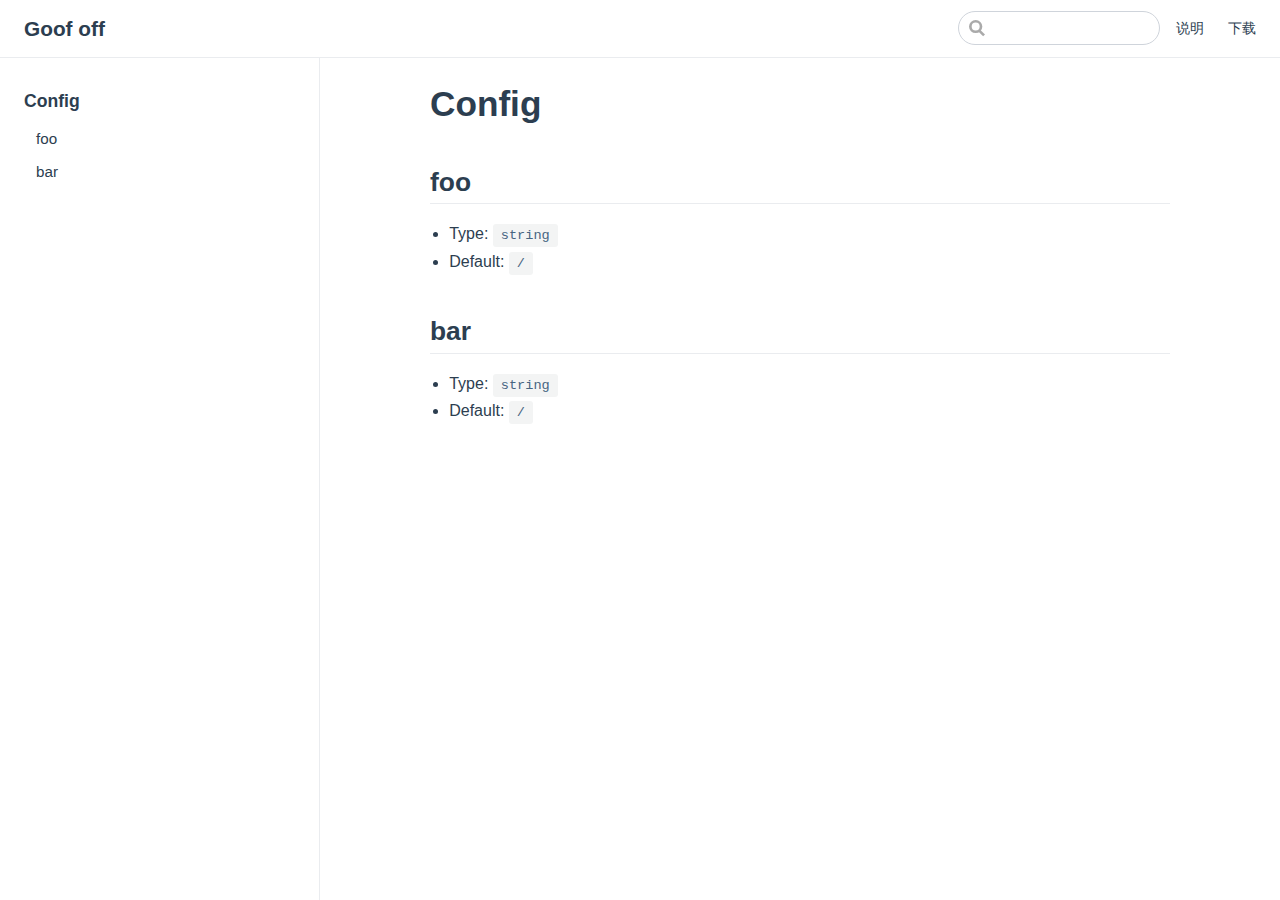
<file: config/index.html>
<!DOCTYPE html>
<html lang="en-US">
  <head>
    <meta charset="utf-8">
    <meta name="viewport" content="width=device-width,initial-scale=1">
    <title>Config | Goof off</title>
    <meta name="generator" content="VuePress 1.9.10">
    <link rel="icon" href="https://img-blog.csdnimg.cn/img_convert/198186b9651fbbcf258bbb4149ffd317.png">
    <meta name="description" content="description">
    
    <link rel="preload" href="/assets/css/0.styles.36c45262.css" as="style"><link rel="preload" href="/assets/js/app.63b408d0.js" as="script"><link rel="preload" href="/assets/js/2.bf5bdc49.js" as="script"><link rel="preload" href="/assets/js/1.0d150d4b.js" as="script"><link rel="preload" href="/assets/js/25.7ec0c7b7.js" as="script"><link rel="prefetch" href="/assets/js/10.c36bfb08.js"><link rel="prefetch" href="/assets/js/11.10837841.js"><link rel="prefetch" href="/assets/js/12.80b80bf7.js"><link rel="prefetch" href="/assets/js/13.f600f4fc.js"><link rel="prefetch" href="/assets/js/14.95aee6b3.js"><link rel="prefetch" href="/assets/js/15.382aeb06.js"><link rel="prefetch" href="/assets/js/16.8038ca0d.js"><link rel="prefetch" href="/assets/js/17.9bd91d14.js"><link rel="prefetch" href="/assets/js/18.ed87e536.js"><link rel="prefetch" href="/assets/js/19.eb1d2ccc.js"><link rel="prefetch" href="/assets/js/20.6a826202.js"><link rel="prefetch" href="/assets/js/21.b4ae3475.js"><link rel="prefetch" href="/assets/js/22.576dcde2.js"><link rel="prefetch" href="/assets/js/23.243e463d.js"><link rel="prefetch" href="/assets/js/24.9e55e76b.js"><link rel="prefetch" href="/assets/js/26.68a5e478.js"><link rel="prefetch" href="/assets/js/27.834a8442.js"><link rel="prefetch" href="/assets/js/28.2f0a52c5.js"><link rel="prefetch" href="/assets/js/29.79b8b785.js"><link rel="prefetch" href="/assets/js/3.20157ae5.js"><link rel="prefetch" href="/assets/js/30.5fdbf720.js"><link rel="prefetch" href="/assets/js/4.aab776dd.js"><link rel="prefetch" href="/assets/js/5.2d50631a.js"><link rel="prefetch" href="/assets/js/6.674e2ad9.js"><link rel="prefetch" href="/assets/js/7.f1dd9a86.js"><link rel="prefetch" href="/assets/js/vendors~docsearch.271bc088.js">
    <link rel="stylesheet" href="/assets/css/0.styles.36c45262.css">
  </head>
  <body>
    <div id="app" data-server-rendered="true"><div class="theme-container"><header class="navbar"><div class="sidebar-button"><svg xmlns="http://www.w3.org/2000/svg" aria-hidden="true" role="img" viewBox="0 0 448 512" class="icon"><path fill="currentColor" d="M436 124H12c-6.627 0-12-5.373-12-12V80c0-6.627 5.373-12 12-12h424c6.627 0 12 5.373 12 12v32c0 6.627-5.373 12-12 12zm0 160H12c-6.627 0-12-5.373-12-12v-32c0-6.627 5.373-12 12-12h424c6.627 0 12 5.373 12 12v32c0 6.627-5.373 12-12 12zm0 160H12c-6.627 0-12-5.373-12-12v-32c0-6.627 5.373-12 12-12h424c6.627 0 12 5.373 12 12v32c0 6.627-5.373 12-12 12z"></path></svg></div> <a href="/" class="home-link router-link-active"><!----> <span class="site-name">Goof off</span></a> <div class="links"><div class="search-box"><input aria-label="Search" autocomplete="off" spellcheck="false" value=""> <!----></div> <nav class="nav-links can-hide"><div class="nav-item"><a href="/guide/" class="nav-link">
  说明
</a></div><div class="nav-item"><a href="/guide/contant.html" class="nav-link">
  下载
</a></div> <!----></nav></div></header> <div class="sidebar-mask"></div> <aside class="sidebar"><nav class="nav-links"><div class="nav-item"><a href="/guide/" class="nav-link">
  说明
</a></div><div class="nav-item"><a href="/guide/contant.html" class="nav-link">
  下载
</a></div> <!----></nav>  <ul class="sidebar-links"><li><section class="sidebar-group depth-0"><p class="sidebar-heading open"><span>Config</span> <!----></p> <ul class="sidebar-links sidebar-group-items"><li><a href="/config/#foo" class="sidebar-link">foo</a><ul class="sidebar-sub-headers"></ul></li><li><a href="/config/#bar" class="sidebar-link">bar</a><ul class="sidebar-sub-headers"></ul></li></ul></section></li></ul> </aside> <main class="page"> <div class="theme-default-content content__default"><h1 id="config"><a href="#config" class="header-anchor">#</a> Config</h1> <h2 id="foo"><a href="#foo" class="header-anchor">#</a> foo</h2> <ul><li>Type: <code>string</code></li> <li>Default: <code>/</code></li></ul> <h2 id="bar"><a href="#bar" class="header-anchor">#</a> bar</h2> <ul><li>Type: <code>string</code></li> <li>Default: <code>/</code></li></ul></div> <footer class="page-edit"><!----> <!----></footer> <!----> </main></div><div class="global-ui"><!----></div></div>
    <script src="/assets/js/app.63b408d0.js" defer></script><script src="/assets/js/2.bf5bdc49.js" defer></script><script src="/assets/js/1.0d150d4b.js" defer></script><script src="/assets/js/25.7ec0c7b7.js" defer></script>
  </body>
</html>
</file>
<file: assets/css/0.styles.36c45262.css>
.medium-zoom-overlay{z-index:100}.medium-zoom-overlay~img{z-index:101}code[class*=language-],pre[class*=language-]{color:#ccc;background:none;font-family:Consolas,Monaco,Andale Mono,Ubuntu Mono,monospace;font-size:1em;text-align:left;white-space:pre;word-spacing:normal;word-break:normal;word-wrap:normal;line-height:1.5;-moz-tab-size:4;-o-tab-size:4;tab-size:4;-webkit-hyphens:none;hyphens:none}pre[class*=language-]{padding:1em;margin:.5em 0;overflow:auto}:not(pre)>code[class*=language-],pre[class*=language-]{background:#2d2d2d}:not(pre)>code[class*=language-]{padding:.1em;border-radius:.3em;white-space:normal}.token.block-comment,.token.cdata,.token.comment,.token.doctype,.token.prolog{color:#999}.token.punctuation{color:#ccc}.token.attr-name,.token.deleted,.token.namespace,.token.tag{color:#e2777a}.token.function-name{color:#6196cc}.token.boolean,.token.function,.token.number{color:#f08d49}.token.class-name,.token.constant,.token.property,.token.symbol{color:#f8c555}.token.atrule,.token.builtin,.token.important,.token.keyword,.token.selector{color:#cc99cd}.token.attr-value,.token.char,.token.regex,.token.string,.token.variable{color:#7ec699}.token.entity,.token.operator,.token.url{color:#67cdcc}.token.bold,.token.important{font-weight:700}.token.italic{font-style:italic}.token.entity{cursor:help}.token.inserted{color:green}.theme-default-content code{color:#476582;padding:.25rem .5rem;margin:0;font-size:.85em;background-color:rgba(27,31,35,.05);border-radius:3px}.theme-default-content code .token.deleted{color:#ec5975}.theme-default-content code .token.inserted{color:#3eaf7c}.theme-default-content pre,.theme-default-content pre[class*=language-]{line-height:1.4;padding:1.25rem 1.5rem;margin:.85rem 0;background-color:#282c34;border-radius:6px;overflow:auto}.theme-default-content pre[class*=language-] code,.theme-default-content pre code{color:#fff;padding:0;background-color:transparent;border-radius:0}div[class*=language-]{position:relative;background-color:#282c34;border-radius:6px}div[class*=language-] .highlight-lines{-webkit-user-select:none;user-select:none;padding-top:1.3rem;position:absolute;top:0;left:0;width:100%;line-height:1.4}div[class*=language-] .highlight-lines .highlighted{background-color:rgba(0,0,0,.66)}div[class*=language-] pre,div[class*=language-] pre[class*=language-]{background:transparent;position:relative;z-index:1}div[class*=language-]:before{position:absolute;z-index:3;top:.8em;right:1em;font-size:.75rem;color:hsla(0,0%,100%,.4)}div[class*=language-]:not(.line-numbers-mode) .line-numbers-wrapper{display:none}div[class*=language-].line-numbers-mode .highlight-lines .highlighted{position:relative}div[class*=language-].line-numbers-mode .highlight-lines .highlighted:before{content:" ";position:absolute;z-index:3;left:0;top:0;display:block;width:3.5rem;height:100%;background-color:rgba(0,0,0,.66)}div[class*=language-].line-numbers-mode pre{padding-left:4.5rem;vertical-align:middle}div[class*=language-].line-numbers-mode .line-numbers-wrapper{position:absolute;top:0;width:3.5rem;text-align:center;color:hsla(0,0%,100%,.3);padding:1.25rem 0;line-height:1.4}div[class*=language-].line-numbers-mode .line-numbers-wrapper br{-webkit-user-select:none;user-select:none}div[class*=language-].line-numbers-mode .line-numbers-wrapper .line-number{position:relative;z-index:4;-webkit-user-select:none;user-select:none;font-size:.85em}div[class*=language-].line-numbers-mode:after{content:"";position:absolute;z-index:2;top:0;left:0;width:3.5rem;height:100%;border-radius:6px 0 0 6px;border-right:1px solid rgba(0,0,0,.66);background-color:#282c34}div[class~=language-js]:before{content:"js"}div[class~=language-ts]:before{content:"ts"}div[class~=language-html]:before{content:"html"}div[class~=language-md]:before{content:"md"}div[class~=language-vue]:before{content:"vue"}div[class~=language-css]:before{content:"css"}div[class~=language-sass]:before{content:"sass"}div[class~=language-scss]:before{content:"scss"}div[class~=language-less]:before{content:"less"}div[class~=language-stylus]:before{content:"stylus"}div[class~=language-go]:before{content:"go"}div[class~=language-java]:before{content:"java"}div[class~=language-c]:before{content:"c"}div[class~=language-sh]:before{content:"sh"}div[class~=language-yaml]:before{content:"yaml"}div[class~=language-py]:before{content:"py"}div[class~=language-docker]:before{content:"docker"}div[class~=language-dockerfile]:before{content:"dockerfile"}div[class~=language-makefile]:before{content:"makefile"}div[class~=language-javascript]:before{content:"js"}div[class~=language-typescript]:before{content:"ts"}div[class~=language-markup]:before{content:"html"}div[class~=language-markdown]:before{content:"md"}div[class~=language-json]:before{content:"json"}div[class~=language-ruby]:before{content:"rb"}div[class~=language-python]:before{content:"py"}div[class~=language-bash]:before{content:"sh"}div[class~=language-php]:before{content:"php"}.custom-block .custom-block-title{font-weight:600;margin-bottom:-.4rem}.custom-block.danger,.custom-block.tip,.custom-block.warning{padding:.1rem 1.5rem;border-left-width:.5rem;border-left-style:solid;margin:1rem 0}.custom-block.tip{background-color:#f3f5f7;border-color:#42b983}.custom-block.warning{background-color:rgba(255,229,100,.3);border-color:#e7c000;color:#6b5900}.custom-block.warning .custom-block-title{color:#b29400}.custom-block.warning a{color:#2c3e50}.custom-block.danger{background-color:#ffe6e6;border-color:#c00;color:#4d0000}.custom-block.danger .custom-block-title{color:#900}.custom-block.danger a{color:#2c3e50}.custom-block.details{display:block;position:relative;border-radius:2px;margin:1.6em 0;padding:1.6em;background-color:#eee}.custom-block.details h4{margin-top:0}.custom-block.details figure:last-child,.custom-block.details p:last-child{margin-bottom:0;padding-bottom:0}.custom-block.details summary{outline:none;cursor:pointer}.arrow{display:inline-block;width:0;height:0}.arrow.up{border-bottom:6px solid #ccc}.arrow.down,.arrow.up{border-left:4px solid transparent;border-right:4px solid transparent}.arrow.down{border-top:6px solid #ccc}.arrow.right{border-left:6px solid #ccc}.arrow.left,.arrow.right{border-top:4px solid transparent;border-bottom:4px solid transparent}.arrow.left{border-right:6px solid #ccc}.theme-default-content:not(.custom){max-width:740px;margin:0 auto;padding:2rem 2.5rem}@media (max-width:959px){.theme-default-content:not(.custom){padding:2rem}}@media (max-width:419px){.theme-default-content:not(.custom){padding:1.5rem}}.table-of-contents .badge{vertical-align:middle}body,html{padding:0;margin:0;background-color:#fff}body{font-family:-apple-system,BlinkMacSystemFont,Segoe UI,Roboto,Oxygen,Ubuntu,Cantarell,Fira Sans,Droid Sans,Helvetica Neue,sans-serif;-webkit-font-smoothing:antialiased;-moz-osx-font-smoothing:grayscale;font-size:16px;color:#2c3e50}.page{padding-left:20rem}.navbar{z-index:20;right:0;height:3.6rem;background-color:#fff;box-sizing:border-box;border-bottom:1px solid #eaecef}.navbar,.sidebar-mask{position:fixed;top:0;left:0}.sidebar-mask{z-index:9;width:100vw;height:100vh;display:none}.sidebar{font-size:16px;background-color:#fff;width:20rem;position:fixed;z-index:10;margin:0;top:3.6rem;left:0;bottom:0;box-sizing:border-box;border-right:1px solid #eaecef;overflow-y:auto}.theme-default-content:not(.custom)>:first-child{margin-top:3.6rem}.theme-default-content:not(.custom) a:hover{text-decoration:underline}.theme-default-content:not(.custom) p.demo{padding:1rem 1.5rem;border:1px solid #ddd;border-radius:4px}.theme-default-content:not(.custom) img{max-width:100%}.theme-default-content.custom{padding:0;margin:0}.theme-default-content.custom img{max-width:100%}a{font-weight:500;text-decoration:none}a,p a code{color:#3eaf7c}p a code{font-weight:400}kbd{background:#eee;border:.15rem solid #ddd;border-bottom:.25rem solid #ddd;border-radius:.15rem;padding:0 .15em}blockquote{font-size:1rem;color:#999;border-left:.2rem solid #dfe2e5;margin:1rem 0;padding:.25rem 0 .25rem 1rem}blockquote>p{margin:0}ol,ul{padding-left:1.2em}strong{font-weight:600}h1,h2,h3,h4,h5,h6{font-weight:600;line-height:1.25}.theme-default-content:not(.custom)>h1,.theme-default-content:not(.custom)>h2,.theme-default-content:not(.custom)>h3,.theme-default-content:not(.custom)>h4,.theme-default-content:not(.custom)>h5,.theme-default-content:not(.custom)>h6{margin-top:-3.1rem;padding-top:4.6rem;margin-bottom:0}.theme-default-content:not(.custom)>h1:first-child,.theme-default-content:not(.custom)>h2:first-child,.theme-default-content:not(.custom)>h3:first-child,.theme-default-content:not(.custom)>h4:first-child,.theme-default-content:not(.custom)>h5:first-child,.theme-default-content:not(.custom)>h6:first-child{margin-top:-1.5rem;margin-bottom:1rem}.theme-default-content:not(.custom)>h1:first-child+.custom-block,.theme-default-content:not(.custom)>h1:first-child+p,.theme-default-content:not(.custom)>h1:first-child+pre,.theme-default-content:not(.custom)>h2:first-child+.custom-block,.theme-default-content:not(.custom)>h2:first-child+p,.theme-default-content:not(.custom)>h2:first-child+pre,.theme-default-content:not(.custom)>h3:first-child+.custom-block,.theme-default-content:not(.custom)>h3:first-child+p,.theme-default-content:not(.custom)>h3:first-child+pre,.theme-default-content:not(.custom)>h4:first-child+.custom-block,.theme-default-content:not(.custom)>h4:first-child+p,.theme-default-content:not(.custom)>h4:first-child+pre,.theme-default-content:not(.custom)>h5:first-child+.custom-block,.theme-default-content:not(.custom)>h5:first-child+p,.theme-default-content:not(.custom)>h5:first-child+pre,.theme-default-content:not(.custom)>h6:first-child+.custom-block,.theme-default-content:not(.custom)>h6:first-child+p,.theme-default-content:not(.custom)>h6:first-child+pre{margin-top:2rem}h1:focus .header-anchor,h1:hover .header-anchor,h2:focus .header-anchor,h2:hover .header-anchor,h3:focus .header-anchor,h3:hover .header-anchor,h4:focus .header-anchor,h4:hover .header-anchor,h5:focus .header-anchor,h5:hover .header-anchor,h6:focus .header-anchor,h6:hover .header-anchor{opacity:1}h1{font-size:2.2rem}h2{font-size:1.65rem;padding-bottom:.3rem;border-bottom:1px solid #eaecef}h3{font-size:1.35rem}a.header-anchor{font-size:.85em;float:left;margin-left:-.87em;padding-right:.23em;margin-top:.125em;-webkit-user-select:none;user-select:none;opacity:0}a.header-anchor:focus,a.header-anchor:hover{text-decoration:none}.line-number,code,kbd{font-family:source-code-pro,Menlo,Monaco,Consolas,Courier New,monospace}ol,p,ul{line-height:1.7}hr{border:0;border-top:1px solid #eaecef}table{border-collapse:collapse;margin:1rem 0;display:block;overflow-x:auto}tr{border-top:1px solid #dfe2e5}tr:nth-child(2n){background-color:#f6f8fa}td,th{border:1px solid #dfe2e5;padding:.6em 1em}.theme-container.sidebar-open .sidebar-mask{display:block}.theme-container.no-navbar .theme-default-content:not(.custom)>h1,.theme-container.no-navbar h2,.theme-container.no-navbar h3,.theme-container.no-navbar h4,.theme-container.no-navbar h5,.theme-container.no-navbar h6{margin-top:1.5rem;padding-top:0}.theme-container.no-navbar .sidebar{top:0}@media (min-width:720px){.theme-container.no-sidebar .sidebar{display:none}.theme-container.no-sidebar .page{padding-left:0}}@media (max-width:959px){.sidebar{font-size:15px;width:16.4rem}.page{padding-left:16.4rem}}@media (max-width:719px){.sidebar{top:0;padding-top:3.6rem;transform:translateX(-100%);transition:transform .2s ease}.page{padding-left:0}.theme-container.sidebar-open .sidebar{transform:translateX(0)}.theme-container.no-navbar .sidebar{padding-top:0}}@media (max-width:419px){h1{font-size:1.9rem}.theme-default-content div[class*=language-]{margin:.85rem -1.5rem;border-radius:0}}.home .hero img{max-width:450px!important}.go-to-top[data-v-5fd4ef0c]{cursor:pointer;position:fixed;bottom:2rem;right:2.5rem;width:2rem;color:#3eaf7c;z-index:1}.go-to-top[data-v-5fd4ef0c]:hover{color:#72cda4}@media (max-width:959px){.go-to-top[data-v-5fd4ef0c]{display:none}}.fade-enter-active[data-v-5fd4ef0c],.fade-leave-active[data-v-5fd4ef0c]{transition:opacity .3s}.fade-enter[data-v-5fd4ef0c],.fade-leave-to[data-v-5fd4ef0c]{opacity:0}#nprogress{pointer-events:none}#nprogress .bar{background:#3eaf7c;position:fixed;z-index:1031;top:0;left:0;width:100%;height:2px}#nprogress .peg{display:block;position:absolute;right:0;width:100px;height:100%;box-shadow:0 0 10px #3eaf7c,0 0 5px #3eaf7c;opacity:1;transform:rotate(3deg) translateY(-4px)}#nprogress .spinner{display:block;position:fixed;z-index:1031;top:15px;right:15px}#nprogress .spinner-icon{width:18px;height:18px;box-sizing:border-box;border-color:#3eaf7c transparent transparent #3eaf7c;border-style:solid;border-width:2px;border-radius:50%;animation:nprogress-spinner .4s linear infinite}.nprogress-custom-parent{overflow:hidden;position:relative}.nprogress-custom-parent #nprogress .bar,.nprogress-custom-parent #nprogress .spinner{position:absolute}@keyframes nprogress-spinner{0%{transform:rotate(0deg)}to{transform:rotate(1turn)}}.icon.outbound{color:#aaa;display:inline-block;vertical-align:middle;position:relative;top:-1px}.sr-only{position:absolute;width:1px;height:1px;padding:0;margin:-1px;overflow:hidden;clip:rect(0,0,0,0);white-space:nowrap;border-width:0}.algolia-search-wrapper>span{vertical-align:middle}.algolia-search-wrapper .algolia-autocomplete{line-height:normal}.algolia-search-wrapper .algolia-autocomplete .ds-dropdown-menu{background-color:#fff;border:1px solid #999;border-radius:4px;font-size:16px;margin:6px 0 0;padding:4px;text-align:left}.algolia-search-wrapper .algolia-autocomplete .ds-dropdown-menu:before{border-color:#999}.algolia-search-wrapper .algolia-autocomplete .ds-dropdown-menu [class*=ds-dataset-]{border:none;padding:0}.algolia-search-wrapper .algolia-autocomplete .ds-dropdown-menu .ds-suggestions{margin-top:0}.algolia-search-wrapper .algolia-autocomplete .ds-dropdown-menu .ds-suggestion{border-bottom:1px solid #eaecef}.algolia-search-wrapper .algolia-autocomplete .algolia-docsearch-suggestion--highlight{color:#2c815b}.algolia-search-wrapper .algolia-autocomplete .algolia-docsearch-suggestion{border-color:#eaecef;padding:0}.algolia-search-wrapper .algolia-autocomplete .algolia-docsearch-suggestion .algolia-docsearch-suggestion--category-header{padding:5px 10px;margin-top:0;background:#3eaf7c;color:#fff;font-weight:600}.algolia-search-wrapper .algolia-autocomplete .algolia-docsearch-suggestion .algolia-docsearch-suggestion--category-header .algolia-docsearch-suggestion--highlight{background:hsla(0,0%,100%,.6)}.algolia-search-wrapper .algolia-autocomplete .algolia-docsearch-suggestion .algolia-docsearch-suggestion--wrapper{padding:0}.algolia-search-wrapper .algolia-autocomplete .algolia-docsearch-suggestion .algolia-docsearch-suggestion--title{font-weight:600;margin-bottom:0;color:#2c3e50}.algolia-search-wrapper .algolia-autocomplete .algolia-docsearch-suggestion .algolia-docsearch-suggestion--subcategory-column{vertical-align:top;padding:5px 7px 5px 5px;border-color:#eaecef;background:#f1f3f5}.algolia-search-wrapper .algolia-autocomplete .algolia-docsearch-suggestion .algolia-docsearch-suggestion--subcategory-column:after{display:none}.algolia-search-wrapper .algolia-autocomplete .algolia-docsearch-suggestion .algolia-docsearch-suggestion--subcategory-column-text{color:#555}.algolia-search-wrapper .algolia-autocomplete .algolia-docsearch-footer{border-color:#eaecef}.algolia-search-wrapper .algolia-autocomplete .ds-cursor .algolia-docsearch-suggestion--content{background-color:#e7edf3!important;color:#2c3e50}@media (min-width:719px){.algolia-search-wrapper .algolia-autocomplete .algolia-docsearch-suggestion .algolia-docsearch-suggestion--subcategory-column{float:none;width:150px;min-width:150px;display:table-cell}.algolia-search-wrapper .algolia-autocomplete .algolia-docsearch-suggestion .algolia-docsearch-suggestion--content{float:none;display:table-cell;width:100%;vertical-align:top}.algolia-search-wrapper .algolia-autocomplete .algolia-docsearch-suggestion .ds-dropdown-menu{min-width:515px!important}}@media (max-width:719px){.algolia-search-wrapper .ds-dropdown-menu{min-width:calc(100vw - 4rem)!important;max-width:calc(100vw - 4rem)!important}.algolia-search-wrapper .algolia-docsearch-suggestion--wrapper{padding:5px 7px 5px 5px!important}.algolia-search-wrapper .algolia-docsearch-suggestion--subcategory-column{padding:0!important;background:#fff!important}.algolia-search-wrapper .algolia-docsearch-suggestion--subcategory-column-text:after{content:" > ";font-size:10px;line-height:14.4px;display:inline-block;width:5px;margin:-3px 3px 0;vertical-align:middle}}.home{padding:3.6rem 2rem 0;max-width:960px;margin:0 auto;display:block}.home .hero{text-align:center}.home .hero img{max-width:100%;max-height:280px;display:block;margin:3rem auto 1.5rem}.home .hero h1{font-size:3rem}.home .hero .action,.home .hero .description,.home .hero h1{margin:1.8rem auto}.home .hero .description{max-width:35rem;font-size:1.6rem;line-height:1.3;color:#6a8bad}.home .hero .action-button{display:inline-block;font-size:1.2rem;color:#fff;background-color:#3eaf7c;padding:.8rem 1.6rem;border-radius:4px;transition:background-color .1s ease;box-sizing:border-box;border-bottom:1px solid #389d70}.home .hero .action-button:hover{background-color:#4abf8a}.home .features{border-top:1px solid #eaecef;padding:1.2rem 0;margin-top:2.5rem;display:flex;flex-wrap:wrap;align-items:flex-start;align-content:stretch;justify-content:space-between}.home .feature{flex-grow:1;flex-basis:30%;max-width:30%}.home .feature h2{font-size:1.4rem;font-weight:500;border-bottom:none;padding-bottom:0;color:#3a5169}.home .feature p{color:#4e6e8e}.home .footer{padding:2.5rem;border-top:1px solid #eaecef;text-align:center;color:#4e6e8e}@media (max-width:719px){.home .features{flex-direction:column}.home .feature{max-width:100%;padding:0 2.5rem}}@media (max-width:419px){.home{padding-left:1.5rem;padding-right:1.5rem}.home .hero img{max-height:210px;margin:2rem auto 1.2rem}.home .hero h1{font-size:2rem}.home .hero .action,.home .hero .description,.home .hero h1{margin:1.2rem auto}.home .hero .description{font-size:1.2rem}.home .hero .action-button{font-size:1rem;padding:.6rem 1.2rem}.home .feature h2{font-size:1.25rem}}.search-box{display:inline-block;position:relative;margin-right:1rem}.search-box input{cursor:text;width:10rem;height:2rem;color:#4e6e8e;display:inline-block;border:1px solid #cfd4db;border-radius:2rem;font-size:.9rem;line-height:2rem;padding:0 .5rem 0 2rem;outline:none;transition:all .2s ease;background:#fff url(/assets/img/search.83621669.svg) .6rem .5rem no-repeat;background-size:1rem}.search-box input:focus{cursor:auto;border-color:#3eaf7c}.search-box .suggestions{background:#fff;width:20rem;position:absolute;top:2rem;border:1px solid #cfd4db;border-radius:6px;padding:.4rem;list-style-type:none}.search-box .suggestions.align-right{right:0}.search-box .suggestion{line-height:1.4;padding:.4rem .6rem;border-radius:4px;cursor:pointer}.search-box .suggestion a{white-space:normal;color:#5d82a6}.search-box .suggestion a .page-title{font-weight:600}.search-box .suggestion a .header{font-size:.9em;margin-left:.25em}.search-box .suggestion.focused{background-color:#f3f4f5}.search-box .suggestion.focused a{color:#3eaf7c}@media (max-width:959px){.search-box input{cursor:pointer;width:0;border-color:transparent;position:relative}.search-box input:focus{cursor:text;left:0;width:10rem}}@media (-ms-high-contrast:none){.search-box input{height:2rem}}@media (max-width:959px) and (min-width:719px){.search-box .suggestions{left:0}}@media (max-width:719px){.search-box{margin-right:0}.search-box input{left:1rem}.search-box .suggestions{right:0}}@media (max-width:419px){.search-box .suggestions{width:calc(100vw - 4rem)}.search-box input:focus{width:8rem}}.sidebar-button{cursor:pointer;display:none;width:1.25rem;height:1.25rem;position:absolute;padding:.6rem;top:.6rem;left:1rem}.sidebar-button .icon{display:block;width:1.25rem;height:1.25rem}@media (max-width:719px){.sidebar-button{display:block}}.dropdown-enter,.dropdown-leave-to{height:0!important}.badge[data-v-15b7b770]{display:inline-block;font-size:14px;height:18px;line-height:18px;border-radius:3px;padding:0 6px;color:#fff}.badge.green[data-v-15b7b770],.badge.tip[data-v-15b7b770],.badge[data-v-15b7b770]{background-color:#42b983}.badge.error[data-v-15b7b770]{background-color:#da5961}.badge.warn[data-v-15b7b770],.badge.warning[data-v-15b7b770],.badge.yellow[data-v-15b7b770]{background-color:#e7c000}.badge+.badge[data-v-15b7b770]{margin-left:5px}.theme-code-block[data-v-759a7d02]{display:none}.theme-code-block__active[data-v-759a7d02]{display:block}.theme-code-block>pre[data-v-759a7d02]{background-color:orange}.theme-code-group__nav[data-v-deefee04]{margin-bottom:-35px;background-color:#282c34;padding-bottom:22px;border-top-left-radius:6px;border-top-right-radius:6px;padding-left:10px;padding-top:10px}.theme-code-group__ul[data-v-deefee04]{margin:auto 0;padding-left:0;display:inline-flex;list-style:none}.theme-code-group__nav-tab[data-v-deefee04]{border:0;padding:5px;cursor:pointer;background-color:transparent;font-size:.85em;line-height:1.4;color:hsla(0,0%,100%,.9);font-weight:600}.theme-code-group__nav-tab-active[data-v-deefee04]{border-bottom:1px solid #42b983}.pre-blank[data-v-deefee04]{color:#42b983}.searchbox{display:inline-block;position:relative;width:200px;height:32px!important;white-space:nowrap;box-sizing:border-box;visibility:visible!important}.searchbox .algolia-autocomplete{display:block;width:100%;height:100%}.searchbox__wrapper{width:100%;height:100%;z-index:999;position:relative}.searchbox__input{display:inline-block;box-sizing:border-box;transition:box-shadow .4s ease,background .4s ease;border:0;border-radius:16px;box-shadow:inset 0 0 0 1px #ccc;background:#fff!important;padding:0 26px 0 32px;width:100%;height:100%;vertical-align:middle;white-space:normal;font-size:12px;-webkit-appearance:none;-moz-appearance:none;appearance:none}.searchbox__input::-webkit-search-cancel-button,.searchbox__input::-webkit-search-decoration,.searchbox__input::-webkit-search-results-button,.searchbox__input::-webkit-search-results-decoration{display:none}.searchbox__input:hover{box-shadow:inset 0 0 0 1px #b3b3b3}.searchbox__input:active,.searchbox__input:focus{outline:0;box-shadow:inset 0 0 0 1px #aaa;background:#fff}.searchbox__input::-moz-placeholder{color:#aaa}.searchbox__input::placeholder{color:#aaa}.searchbox__submit{position:absolute;top:0;margin:0;border:0;border-radius:16px 0 0 16px;background-color:rgba(69,142,225,0);padding:0;width:32px;height:100%;vertical-align:middle;text-align:center;font-size:inherit;-webkit-user-select:none;-moz-user-select:none;user-select:none;right:inherit;left:0}.searchbox__submit:before{display:inline-block;margin-right:-4px;height:100%;vertical-align:middle;content:""}.searchbox__submit:active,.searchbox__submit:hover{cursor:pointer}.searchbox__submit:focus{outline:0}.searchbox__submit svg{width:14px;height:14px;vertical-align:middle;fill:#6d7e96}.searchbox__reset{display:block;position:absolute;top:8px;right:8px;margin:0;border:0;background:none;cursor:pointer;padding:0;font-size:inherit;-webkit-user-select:none;-moz-user-select:none;user-select:none;fill:rgba(0,0,0,.5)}.searchbox__reset.hide{display:none}.searchbox__reset:focus{outline:0}.searchbox__reset svg{display:block;margin:4px;width:8px;height:8px}.searchbox__input:valid~.searchbox__reset{display:block;animation-name:sbx-reset-in;animation-duration:.15s}@keyframes sbx-reset-in{0%{transform:translate3d(-20%,0,0);opacity:0}to{transform:none;opacity:1}}.algolia-autocomplete.algolia-autocomplete-right .ds-dropdown-menu{right:0!important;left:inherit!important}.algolia-autocomplete.algolia-autocomplete-right .ds-dropdown-menu:before{right:48px}.algolia-autocomplete.algolia-autocomplete-left .ds-dropdown-menu{left:0!important;right:inherit!important}.algolia-autocomplete.algolia-autocomplete-left .ds-dropdown-menu:before{left:48px}.algolia-autocomplete .ds-dropdown-menu{top:-6px;border-radius:4px;margin:6px 0 0;padding:0;text-align:left;height:auto;position:relative;background:transparent;border:none;z-index:999;max-width:600px;min-width:500px;box-shadow:0 1px 0 0 rgba(0,0,0,.2),0 2px 3px 0 rgba(0,0,0,.1)}.algolia-autocomplete .ds-dropdown-menu:before{display:block;position:absolute;content:"";width:14px;height:14px;background:#fff;z-index:1000;top:-7px;border-top:1px solid #d9d9d9;border-right:1px solid #d9d9d9;transform:rotate(-45deg);border-radius:2px}.algolia-autocomplete .ds-dropdown-menu .ds-suggestions{position:relative;z-index:1000;margin-top:8px}.algolia-autocomplete .ds-dropdown-menu .ds-suggestions a:hover{text-decoration:none}.algolia-autocomplete .ds-dropdown-menu .ds-suggestion{cursor:pointer}.algolia-autocomplete .ds-dropdown-menu .ds-suggestion.ds-cursor .algolia-docsearch-suggestion.suggestion-layout-simple,.algolia-autocomplete .ds-dropdown-menu .ds-suggestion.ds-cursor .algolia-docsearch-suggestion:not(.suggestion-layout-simple) .algolia-docsearch-suggestion--content{background-color:rgba(69,142,225,.05)}.algolia-autocomplete .ds-dropdown-menu [class^=ds-dataset-]{position:relative;border:1px solid #d9d9d9;background:#fff;border-radius:4px;overflow:auto;padding:0 8px 8px}.algolia-autocomplete .ds-dropdown-menu *{box-sizing:border-box}.algolia-autocomplete .algolia-docsearch-suggestion{display:block;position:relative;padding:0 8px;background:#fff;color:#02060c;overflow:hidden}.algolia-autocomplete .algolia-docsearch-suggestion--highlight{color:#174d8c;background:rgba(143,187,237,.1);padding:.1em .05em}.algolia-autocomplete .algolia-docsearch-suggestion--category-header .algolia-docsearch-suggestion--category-header-lvl0 .algolia-docsearch-suggestion--highlight,.algolia-autocomplete .algolia-docsearch-suggestion--category-header .algolia-docsearch-suggestion--category-header-lvl1 .algolia-docsearch-suggestion--highlight,.algolia-autocomplete .algolia-docsearch-suggestion--text .algolia-docsearch-suggestion--highlight{padding:0 0 1px;background:inherit;box-shadow:inset 0 -2px 0 0 rgba(69,142,225,.8);color:inherit}.algolia-autocomplete .algolia-docsearch-suggestion--content{display:block;float:right;width:70%;position:relative;padding:5.33333px 0 5.33333px 10.66667px;cursor:pointer}.algolia-autocomplete .algolia-docsearch-suggestion--content:before{content:"";position:absolute;display:block;top:0;height:100%;width:1px;background:#ddd;left:-1px}.algolia-autocomplete .algolia-docsearch-suggestion--category-header{position:relative;border-bottom:1px solid #ddd;display:none;margin-top:8px;padding:4px 0;font-size:1em;color:#33363d}.algolia-autocomplete .algolia-docsearch-suggestion--wrapper{width:100%;float:left;padding:8px 0 0}.algolia-autocomplete .algolia-docsearch-suggestion--subcategory-column{float:left;width:30%;text-align:right;position:relative;padding:5.33333px 10.66667px;color:#a4a7ae;font-size:.9em;word-wrap:break-word}.algolia-autocomplete .algolia-docsearch-suggestion--subcategory-column:before{content:"";position:absolute;display:block;top:0;height:100%;width:1px;background:#ddd;right:0}.algolia-autocomplete .algolia-docsearch-suggestion--subcategory-inline{display:none}.algolia-autocomplete .algolia-docsearch-suggestion--title{margin-bottom:4px;color:#02060c;font-size:.9em;font-weight:700}.algolia-autocomplete .algolia-docsearch-suggestion--text{display:block;line-height:1.2em;font-size:.85em;color:#63676d}.algolia-autocomplete .algolia-docsearch-suggestion--no-results{width:100%;padding:8px 0;text-align:center;font-size:1.2em}.algolia-autocomplete .algolia-docsearch-suggestion--no-results:before{display:none}.algolia-autocomplete .algolia-docsearch-suggestion code{padding:1px 5px;font-size:90%;border:none;color:#222;background-color:#ebebeb;border-radius:3px;font-family:Menlo,Monaco,Consolas,Courier New,monospace}.algolia-autocomplete .algolia-docsearch-suggestion code .algolia-docsearch-suggestion--highlight{background:none}.algolia-autocomplete .algolia-docsearch-suggestion.algolia-docsearch-suggestion__main .algolia-docsearch-suggestion--category-header,.algolia-autocomplete .algolia-docsearch-suggestion.algolia-docsearch-suggestion__secondary{display:block}@media (min-width:768px){.algolia-autocomplete .algolia-docsearch-suggestion .algolia-docsearch-suggestion--subcategory-column{display:block}}@media (max-width:768px){.algolia-autocomplete .algolia-docsearch-suggestion .algolia-docsearch-suggestion--subcategory-column{display:inline-block;width:auto;float:left;padding:0;color:#02060c;font-size:.9em;font-weight:700;text-align:left;opacity:.5}.algolia-autocomplete .algolia-docsearch-suggestion .algolia-docsearch-suggestion--subcategory-column:before{display:none}.algolia-autocomplete .algolia-docsearch-suggestion .algolia-docsearch-suggestion--subcategory-column:after{content:"|"}.algolia-autocomplete .algolia-docsearch-suggestion .algolia-docsearch-suggestion--content{display:inline-block;width:auto;text-align:left;float:left;padding:0}.algolia-autocomplete .algolia-docsearch-suggestion .algolia-docsearch-suggestion--content:before{display:none}}.algolia-autocomplete .suggestion-layout-simple.algolia-docsearch-suggestion{border-bottom:1px solid #eee;padding:8px;margin:0}.algolia-autocomplete .suggestion-layout-simple .algolia-docsearch-suggestion--content{width:100%;padding:0}.algolia-autocomplete .suggestion-layout-simple .algolia-docsearch-suggestion--content:before{display:none}.algolia-autocomplete .suggestion-layout-simple .algolia-docsearch-suggestion--category-header{margin:0;padding:0;display:block;width:100%;border:none}.algolia-autocomplete .suggestion-layout-simple .algolia-docsearch-suggestion--category-header-lvl0,.algolia-autocomplete .suggestion-layout-simple .algolia-docsearch-suggestion--category-header-lvl1{opacity:.6;font-size:.85em}.algolia-autocomplete .suggestion-layout-simple .algolia-docsearch-suggestion--category-header-lvl1:before{background-image:url('data:image/svg+xml;utf8,<svg width="10" height="10" viewBox="0 0 20 38" xmlns="http://www.w3.org/2000/svg"><path d="M1.49 4.31l14 16.126.002-2.624-14 16.074-1.314 1.51 3.017 2.626 1.313-1.508 14-16.075 1.142-1.313-1.14-1.313-14-16.125L3.2.18.18 2.8l1.31 1.51z" fill-rule="evenodd" fill="%231D3657" /></svg>');content:"";width:10px;height:10px;display:inline-block}.algolia-autocomplete .suggestion-layout-simple .algolia-docsearch-suggestion--wrapper{width:100%;float:left;margin:0;padding:0}.algolia-autocomplete .suggestion-layout-simple .algolia-docsearch-suggestion--duplicate-content,.algolia-autocomplete .suggestion-layout-simple .algolia-docsearch-suggestion--subcategory-inline{display:none!important}.algolia-autocomplete .suggestion-layout-simple .algolia-docsearch-suggestion--title{margin:0;color:#458ee1;font-size:.9em;font-weight:400}.algolia-autocomplete .suggestion-layout-simple .algolia-docsearch-suggestion--title:before{content:"#";font-weight:700;color:#458ee1;display:inline-block}.algolia-autocomplete .suggestion-layout-simple .algolia-docsearch-suggestion--text{margin:4px 0 0;display:block;line-height:1.4em;padding:5.33333px 8px;background:#f8f8f8;font-size:.85em;opacity:.8}.algolia-autocomplete .suggestion-layout-simple .algolia-docsearch-suggestion--text .algolia-docsearch-suggestion--highlight{color:#3f4145;font-weight:700;box-shadow:none}.algolia-autocomplete .algolia-docsearch-footer{width:134px;height:20px;z-index:2000;margin-top:10.66667px;float:right;font-size:0;line-height:0}.algolia-autocomplete .algolia-docsearch-footer--logo{background-image:url("data:image/svg+xml;charset=utf-8,%3Csvg width='168' height='24' xmlns='http://www.w3.org/2000/svg'%3E%3Cg fill='none' fill-rule='evenodd'%3E%3Cpath d='M78.988.938h16.594a2.968 2.968 0 012.966 2.966V20.5a2.967 2.967 0 01-2.966 2.964H78.988a2.967 2.967 0 01-2.966-2.964V3.897A2.961 2.961 0 0178.988.938zm41.937 17.866c-4.386.02-4.386-3.54-4.386-4.106l-.007-13.336 2.675-.424v13.254c0 .322 0 2.358 1.718 2.364v2.248zm-10.846-2.18c.821 0 1.43-.047 1.855-.129v-2.719a6.334 6.334 0 00-1.574-.199 5.7 5.7 0 00-.897.069 2.699 2.699 0 00-.814.24c-.24.116-.439.28-.582.491-.15.212-.219.335-.219.656 0 .628.219.991.616 1.23s.938.362 1.615.362zm-.233-9.7c.883 0 1.629.109 2.231.328.602.218 1.088.525 1.444.915.363.396.609.922.76 1.483.157.56.232 1.175.232 1.85v6.874a32.5 32.5 0 01-1.868.314c-.834.123-1.772.185-2.813.185-.69 0-1.327-.069-1.895-.198a4.001 4.001 0 01-1.471-.636 3.085 3.085 0 01-.951-1.134c-.226-.465-.343-1.12-.343-1.803 0-.656.13-1.073.384-1.525a3.24 3.24 0 011.047-1.106c.445-.287.95-.492 1.532-.615a8.8 8.8 0 011.82-.185 8.404 8.404 0 011.972.24v-.438c0-.307-.035-.6-.11-.874a1.88 1.88 0 00-.384-.73 1.784 1.784 0 00-.724-.493 3.164 3.164 0 00-1.143-.205c-.616 0-1.177.075-1.69.164a7.735 7.735 0 00-1.26.307l-.321-2.192c.335-.117.834-.233 1.478-.349a10.98 10.98 0 012.073-.178zm52.842 9.626c.822 0 1.43-.048 1.854-.13V13.7a6.347 6.347 0 00-1.574-.199c-.294 0-.595.021-.896.069a2.7 2.7 0 00-.814.24 1.46 1.46 0 00-.582.491c-.15.212-.218.335-.218.656 0 .628.218.991.615 1.23.404.245.938.362 1.615.362zm-.226-9.694c.883 0 1.629.108 2.231.327.602.219 1.088.526 1.444.915.355.39.609.923.759 1.483a6.8 6.8 0 01.233 1.852v6.873c-.41.088-1.034.19-1.868.314-.834.123-1.772.184-2.813.184-.69 0-1.327-.068-1.895-.198a4.001 4.001 0 01-1.471-.635 3.085 3.085 0 01-.951-1.134c-.226-.465-.343-1.12-.343-1.804 0-.656.13-1.073.384-1.524.26-.45.608-.82 1.047-1.107.445-.286.95-.491 1.532-.614a8.803 8.803 0 012.751-.13c.329.034.671.096 1.04.185v-.437a3.3 3.3 0 00-.109-.875 1.873 1.873 0 00-.384-.731 1.784 1.784 0 00-.724-.492 3.165 3.165 0 00-1.143-.205c-.616 0-1.177.075-1.69.164a7.75 7.75 0 00-1.26.307l-.321-2.193c.335-.116.834-.232 1.478-.348a11.633 11.633 0 012.073-.177zm-8.034-1.271a1.626 1.626 0 01-1.628-1.62c0-.895.725-1.62 1.628-1.62.904 0 1.63.725 1.63 1.62 0 .895-.733 1.62-1.63 1.62zm1.348 13.22h-2.689V7.27l2.69-.423v11.956zm-4.714 0c-4.386.02-4.386-3.54-4.386-4.107l-.008-13.336 2.676-.424v13.254c0 .322 0 2.358 1.718 2.364v2.248zm-8.698-5.903c0-1.156-.253-2.119-.746-2.788-.493-.677-1.183-1.01-2.067-1.01-.882 0-1.574.333-2.065 1.01-.493.676-.733 1.632-.733 2.788 0 1.168.246 1.953.74 2.63.492.683 1.183 1.018 2.066 1.018.882 0 1.574-.342 2.067-1.019.492-.683.738-1.46.738-2.63zm2.737-.007c0 .902-.13 1.584-.397 2.33a5.52 5.52 0 01-1.128 1.906 4.986 4.986 0 01-1.752 1.223c-.685.286-1.739.45-2.265.45-.528-.006-1.574-.157-2.252-.45a5.096 5.096 0 01-1.744-1.223c-.487-.527-.863-1.162-1.137-1.906a6.345 6.345 0 01-.41-2.33c0-.902.123-1.77.397-2.508a5.554 5.554 0 011.15-1.892 5.133 5.133 0 011.75-1.216c.679-.287 1.425-.423 2.232-.423.808 0 1.553.142 2.237.423a4.88 4.88 0 011.753 1.216 5.644 5.644 0 011.135 1.892c.287.738.431 1.606.431 2.508zm-20.138 0c0 1.12.246 2.363.738 2.882.493.52 1.13.78 1.91.78.424 0 .828-.062 1.204-.178.377-.116.677-.253.917-.417V9.33a10.476 10.476 0 00-1.766-.226c-.971-.028-1.71.37-2.23 1.004-.513.636-.773 1.75-.773 2.788zm7.438 5.274c0 1.824-.466 3.156-1.404 4.004-.936.846-2.367 1.27-4.296 1.27-.705 0-2.17-.137-3.34-.396l.431-2.118c.98.205 2.272.26 2.95.26 1.074 0 1.84-.219 2.299-.656.459-.437.684-1.086.684-1.948v-.437a8.07 8.07 0 01-1.047.397c-.43.13-.93.198-1.492.198-.739 0-1.41-.116-2.018-.349a4.206 4.206 0 01-1.567-1.025c-.431-.45-.774-1.017-1.013-1.694-.24-.677-.363-1.885-.363-2.773 0-.834.13-1.88.384-2.577.26-.696.629-1.298 1.129-1.796.493-.498 1.095-.881 1.8-1.162a6.605 6.605 0 012.428-.457c.87 0 1.67.109 2.45.24.78.129 1.444.265 1.985.415V18.17z' fill='%235468FF'/%3E%3Cpath d='M6.972 6.677v1.627c-.712-.446-1.52-.67-2.425-.67-.585 0-1.045.13-1.38.391a1.24 1.24 0 00-.502 1.03c0 .425.164.765.494 1.02.33.256.835.532 1.516.83.447.192.795.356 1.045.495.25.138.537.332.862.582.324.25.563.548.718.894.154.345.23.741.23 1.188 0 .947-.334 1.691-1.004 2.234-.67.542-1.537.814-2.601.814-1.18 0-2.16-.229-2.936-.686v-1.708c.84.628 1.814.942 2.92.942.585 0 1.048-.136 1.388-.407.34-.271.51-.646.51-1.125 0-.287-.1-.55-.302-.79-.203-.24-.42-.42-.655-.542-.234-.123-.585-.29-1.053-.503a61.27 61.27 0 01-.582-.271 13.67 13.67 0 01-.55-.287 4.275 4.275 0 01-.567-.351 6.92 6.92 0 01-.455-.4c-.18-.17-.31-.34-.39-.51-.08-.17-.155-.37-.224-.598a2.553 2.553 0 01-.104-.742c0-.915.333-1.638.998-2.17.664-.532 1.523-.798 2.576-.798.968 0 1.793.17 2.473.51zm7.468 5.696v-.287c-.022-.607-.187-1.088-.495-1.444-.309-.357-.75-.535-1.324-.535-.532 0-.99.194-1.373.583-.382.388-.622.949-.717 1.683h3.909zm1.005 2.792v1.404c-.596.34-1.383.51-2.362.51-1.255 0-2.255-.377-3-1.132-.744-.755-1.116-1.744-1.116-2.968 0-1.297.34-2.316 1.021-3.055.68-.74 1.548-1.11 2.6-1.11 1.033 0 1.852.323 2.458.966.606.644.91 1.572.91 2.784 0 .33-.033.676-.096 1.038h-5.314c.107.702.405 1.239.894 1.611.49.372 1.106.558 1.85.558.862 0 1.58-.202 2.155-.606zm6.605-1.77h-1.212c-.596 0-1.045.116-1.349.35-.303.234-.454.532-.454.894 0 .372.117.664.35.877.235.213.575.32 1.022.32.51 0 .912-.142 1.204-.424.293-.281.44-.651.44-1.108v-.91zm-4.068-2.554V9.325c.627-.361 1.457-.542 2.489-.542 2.116 0 3.175 1.026 3.175 3.08V17h-1.548v-.957c-.415.68-1.143 1.02-2.186 1.02-.766 0-1.38-.22-1.843-.661-.462-.442-.694-1.003-.694-1.684 0-.776.293-1.38.878-1.81.585-.431 1.404-.647 2.457-.647h1.34V11.8c0-.554-.133-.971-.399-1.253-.266-.282-.707-.423-1.324-.423a4.07 4.07 0 00-2.345.718zm9.333-1.93v1.42c.394-1 1.101-1.5 2.123-1.5.148 0 .313.016.494.048v1.531a1.885 1.885 0 00-.75-.143c-.542 0-.989.24-1.34.718-.351.479-.527 1.048-.527 1.707V17h-1.563V8.91h1.563zm5.01 4.084c.022.82.272 1.492.75 2.019.479.526 1.15.79 2.01.79.639 0 1.235-.176 1.788-.527v1.404c-.521.319-1.186.479-1.995.479-1.265 0-2.276-.4-3.031-1.197-.755-.798-1.133-1.792-1.133-2.984 0-1.16.38-2.151 1.14-2.975.761-.825 1.79-1.237 3.088-1.237.702 0 1.346.149 1.93.447v1.436a3.242 3.242 0 00-1.77-.495c-.84 0-1.513.266-2.019.798-.505.532-.758 1.213-.758 2.042zM40.24 5.72v4.579c.458-1 1.293-1.5 2.505-1.5.787 0 1.42.245 1.899.734.479.49.718 1.17.718 2.042V17h-1.564v-5.106c0-.553-.14-.98-.422-1.284-.282-.303-.652-.455-1.11-.455-.531 0-1.002.202-1.411.606-.41.405-.615 1.022-.615 1.851V17h-1.563V5.72h1.563zm14.966 10.02c.596 0 1.096-.253 1.5-.758.404-.506.606-1.157.606-1.955 0-.915-.202-1.62-.606-2.114-.404-.495-.92-.742-1.548-.742-.553 0-1.05.224-1.491.67-.442.447-.662 1.133-.662 2.058 0 .958.212 1.67.638 2.138.425.469.946.703 1.563.703zM53.004 5.72v4.42c.574-.894 1.388-1.341 2.44-1.341 1.022 0 1.857.383 2.506 1.149.649.766.973 1.781.973 3.047 0 1.138-.309 2.109-.925 2.912-.617.803-1.463 1.205-2.537 1.205-1.075 0-1.894-.447-2.457-1.34V17h-1.58V5.72h1.58zm9.908 11.104l-3.223-7.913h1.739l1.005 2.632 1.26 3.415c.096-.32.48-1.458 1.15-3.415l.909-2.632h1.66l-2.92 7.866c-.777 2.074-1.963 3.11-3.559 3.11a2.92 2.92 0 01-.734-.079v-1.34c.17.042.351.064.543.064 1.032 0 1.755-.57 2.17-1.708z' fill='%235D6494'/%3E%3Cpath d='M89.632 5.967v-.772a.978.978 0 00-.978-.977h-2.28a.978.978 0 00-.978.977v.793c0 .088.082.15.171.13a7.127 7.127 0 011.984-.28c.65 0 1.295.088 1.917.259.082.02.164-.04.164-.13m-6.248 1.01l-.39-.389a.977.977 0 00-1.382 0l-.465.465a.973.973 0 000 1.38l.383.383c.062.061.15.047.205-.014.226-.307.472-.601.746-.874.281-.28.568-.526.883-.751.068-.042.075-.137.02-.2m4.16 2.453v3.341c0 .096.104.165.192.117l2.97-1.537c.068-.034.089-.117.055-.184a3.695 3.695 0 00-3.08-1.866c-.068 0-.136.054-.136.13m0 8.048a4.489 4.489 0 01-4.49-4.482 4.488 4.488 0 014.49-4.482 4.488 4.488 0 014.489 4.482 4.484 4.484 0 01-4.49 4.482m0-10.85a6.363 6.363 0 100 12.729 6.37 6.37 0 006.372-6.368 6.358 6.358 0 00-6.371-6.36' fill='%23FFF'/%3E%3C/g%3E%3C/svg%3E");background-repeat:no-repeat;background-position:50%;background-size:100%;overflow:hidden;text-indent:-9000px;padding:0!important;width:100%;height:100%;display:block}.dropdown-wrapper{cursor:pointer}.dropdown-wrapper .dropdown-title,.dropdown-wrapper .mobile-dropdown-title{display:block;font-size:.9rem;font-family:inherit;cursor:inherit;padding:inherit;line-height:1.4rem;background:transparent;border:none;font-weight:500;color:#2c3e50}.dropdown-wrapper .dropdown-title:hover,.dropdown-wrapper .mobile-dropdown-title:hover{border-color:transparent}.dropdown-wrapper .dropdown-title .arrow,.dropdown-wrapper .mobile-dropdown-title .arrow{vertical-align:middle;margin-top:-1px;margin-left:.4rem}.dropdown-wrapper .mobile-dropdown-title{display:none;font-weight:600}.dropdown-wrapper .mobile-dropdown-title font-size inherit:hover{color:#3eaf7c}.dropdown-wrapper .nav-dropdown .dropdown-item{color:inherit;line-height:1.7rem}.dropdown-wrapper .nav-dropdown .dropdown-item h4{margin:.45rem 0 0;border-top:1px solid #eee;padding:1rem 1.5rem .45rem 1.25rem}.dropdown-wrapper .nav-dropdown .dropdown-item .dropdown-subitem-wrapper{padding:0;list-style:none}.dropdown-wrapper .nav-dropdown .dropdown-item .dropdown-subitem-wrapper .dropdown-subitem{font-size:.9em}.dropdown-wrapper .nav-dropdown .dropdown-item a{display:block;line-height:1.7rem;position:relative;border-bottom:none;font-weight:400;margin-bottom:0;padding:0 1.5rem 0 1.25rem}.dropdown-wrapper .nav-dropdown .dropdown-item a.router-link-active,.dropdown-wrapper .nav-dropdown .dropdown-item a:hover{color:#3eaf7c}.dropdown-wrapper .nav-dropdown .dropdown-item a.router-link-active:after{content:"";width:0;height:0;border-left:5px solid #3eaf7c;border-top:3px solid transparent;border-bottom:3px solid transparent;position:absolute;top:calc(50% - 2px);left:9px}.dropdown-wrapper .nav-dropdown .dropdown-item:first-child h4{margin-top:0;padding-top:0;border-top:0}@media (max-width:719px){.dropdown-wrapper.open .dropdown-title{margin-bottom:.5rem}.dropdown-wrapper .dropdown-title{display:none}.dropdown-wrapper .mobile-dropdown-title{display:block}.dropdown-wrapper .nav-dropdown{transition:height .1s ease-out;overflow:hidden}.dropdown-wrapper .nav-dropdown .dropdown-item h4{border-top:0;margin-top:0;padding-top:0}.dropdown-wrapper .nav-dropdown .dropdown-item>a,.dropdown-wrapper .nav-dropdown .dropdown-item h4{font-size:15px;line-height:2rem}.dropdown-wrapper .nav-dropdown .dropdown-item .dropdown-subitem{font-size:14px;padding-left:1rem}}@media (min-width:719px){.dropdown-wrapper{height:1.8rem}.dropdown-wrapper.open .nav-dropdown,.dropdown-wrapper:hover .nav-dropdown{display:block!important}.dropdown-wrapper .nav-dropdown{display:none;height:auto!important;box-sizing:border-box;max-height:calc(100vh - 2.7rem);overflow-y:auto;position:absolute;top:100%;right:0;background-color:#fff;padding:.6rem 0;border:1px solid;border-color:#ddd #ddd #ccc;text-align:left;border-radius:.25rem;white-space:nowrap;margin:0}}.nav-links{display:inline-block}.nav-links a{line-height:1.4rem;color:inherit}.nav-links a.router-link-active,.nav-links a:hover{color:#3eaf7c}.nav-links .nav-item{position:relative;display:inline-block;margin-left:1.5rem;line-height:2rem}.nav-links .nav-item:first-child{margin-left:0}.nav-links .repo-link{margin-left:1.5rem}@media (max-width:719px){.nav-links .nav-item,.nav-links .repo-link{margin-left:0}}@media (min-width:719px){.nav-links a.router-link-active,.nav-links a:hover{color:#2c3e50}.nav-item>a:not(.external).router-link-active,.nav-item>a:not(.external):hover{margin-bottom:-2px;border-bottom:2px solid #46bd87}}.navbar{padding:.7rem 1.5rem;line-height:2.2rem}.navbar a,.navbar img,.navbar span{display:inline-block}.navbar .logo{height:2.2rem;min-width:2.2rem;margin-right:.8rem;vertical-align:top}.navbar .site-name{font-size:1.3rem;font-weight:600;color:#2c3e50;position:relative}.navbar .links{padding-left:1.5rem;box-sizing:border-box;background-color:#fff;white-space:nowrap;font-size:.9rem;position:absolute;right:1.5rem;top:.7rem;display:flex}.navbar .links .search-box{flex:0 0 auto;vertical-align:top}@media (max-width:719px){.navbar{padding-left:4rem}.navbar .can-hide{display:none}.navbar .links{padding-left:1.5rem}.navbar .site-name{width:calc(100vw - 9.4rem);overflow:hidden;white-space:nowrap;text-overflow:ellipsis}}.page-edit{max-width:740px;margin:0 auto;padding:2rem 2.5rem}@media (max-width:959px){.page-edit{padding:2rem}}@media (max-width:419px){.page-edit{padding:1.5rem}}.page-edit{padding-top:1rem;padding-bottom:1rem;overflow:auto}.page-edit .edit-link{display:inline-block}.page-edit .edit-link a{color:#4e6e8e;margin-right:.25rem}.page-edit .last-updated{float:right;font-size:.9em}.page-edit .last-updated .prefix{font-weight:500;color:#4e6e8e}.page-edit .last-updated .time{font-weight:400;color:#767676}@media (max-width:719px){.page-edit .edit-link{margin-bottom:.5rem}.page-edit .last-updated{font-size:.8em;float:none;text-align:left}}.page-nav{max-width:740px;margin:0 auto;padding:2rem 2.5rem}@media (max-width:959px){.page-nav{padding:2rem}}@media (max-width:419px){.page-nav{padding:1.5rem}}.page-nav{padding-top:1rem;padding-bottom:0}.page-nav .inner{min-height:2rem;margin-top:0;border-top:1px solid #eaecef;padding-top:1rem;overflow:auto}.page-nav .next{float:right}.page{padding-bottom:2rem;display:block}.sidebar-group .sidebar-group{padding-left:.5em}.sidebar-group:not(.collapsable) .sidebar-heading:not(.clickable){cursor:auto;color:inherit}.sidebar-group.is-sub-group{padding-left:0}.sidebar-group.is-sub-group>.sidebar-heading{font-size:.95em;line-height:1.4;font-weight:400;padding-left:2rem}.sidebar-group.is-sub-group>.sidebar-heading:not(.clickable){opacity:.5}.sidebar-group.is-sub-group>.sidebar-group-items{padding-left:1rem}.sidebar-group.is-sub-group>.sidebar-group-items>li>.sidebar-link{font-size:.95em;border-left:none}.sidebar-group.depth-2>.sidebar-heading{border-left:none}.sidebar-heading{color:#2c3e50;transition:color .15s ease;cursor:pointer;font-size:1.1em;font-weight:700;padding:.35rem 1.5rem .35rem 1.25rem;width:100%;box-sizing:border-box;margin:0;border-left:.25rem solid transparent}.sidebar-heading.open,.sidebar-heading:hover{color:inherit}.sidebar-heading .arrow{position:relative;top:-.12em;left:.5em}.sidebar-heading.clickable.active{font-weight:600;color:#3eaf7c;border-left-color:#3eaf7c}.sidebar-heading.clickable:hover{color:#3eaf7c}.sidebar-group-items{transition:height .1s ease-out;font-size:.95em;overflow:hidden}.sidebar .sidebar-sub-headers{padding-left:1rem;font-size:.95em}a.sidebar-link{font-size:1em;font-weight:400;display:inline-block;color:#2c3e50;border-left:.25rem solid transparent;padding:.35rem 1rem .35rem 1.25rem;line-height:1.4;width:100%;box-sizing:border-box}a.sidebar-link:hover{color:#3eaf7c}a.sidebar-link.active{font-weight:600;color:#3eaf7c;border-left-color:#3eaf7c}.sidebar-group a.sidebar-link{padding-left:2rem}.sidebar-sub-headers a.sidebar-link{padding-top:.25rem;padding-bottom:.25rem;border-left:none}.sidebar-sub-headers a.sidebar-link.active{font-weight:500}.sidebar ul{padding:0;margin:0;list-style-type:none}.sidebar a{display:inline-block}.sidebar .nav-links{display:none;border-bottom:1px solid #eaecef;padding:.5rem 0 .75rem}.sidebar .nav-links a{font-weight:600}.sidebar .nav-links .nav-item,.sidebar .nav-links .repo-link{display:block;line-height:1.25rem;font-size:1.1em;padding:.5rem 0 .5rem 1.5rem}.sidebar>.sidebar-links{padding:1.5rem 0}.sidebar>.sidebar-links>li>a.sidebar-link{font-size:1.1em;line-height:1.7;font-weight:700}.sidebar>.sidebar-links>li:not(:first-child){margin-top:.75rem}@media (max-width:719px){.sidebar .nav-links{display:block}.sidebar .nav-links .dropdown-wrapper .nav-dropdown .dropdown-item a.router-link-active:after{top:calc(1rem - 2px)}.sidebar>.sidebar-links{padding:1rem 0}}
</file>
